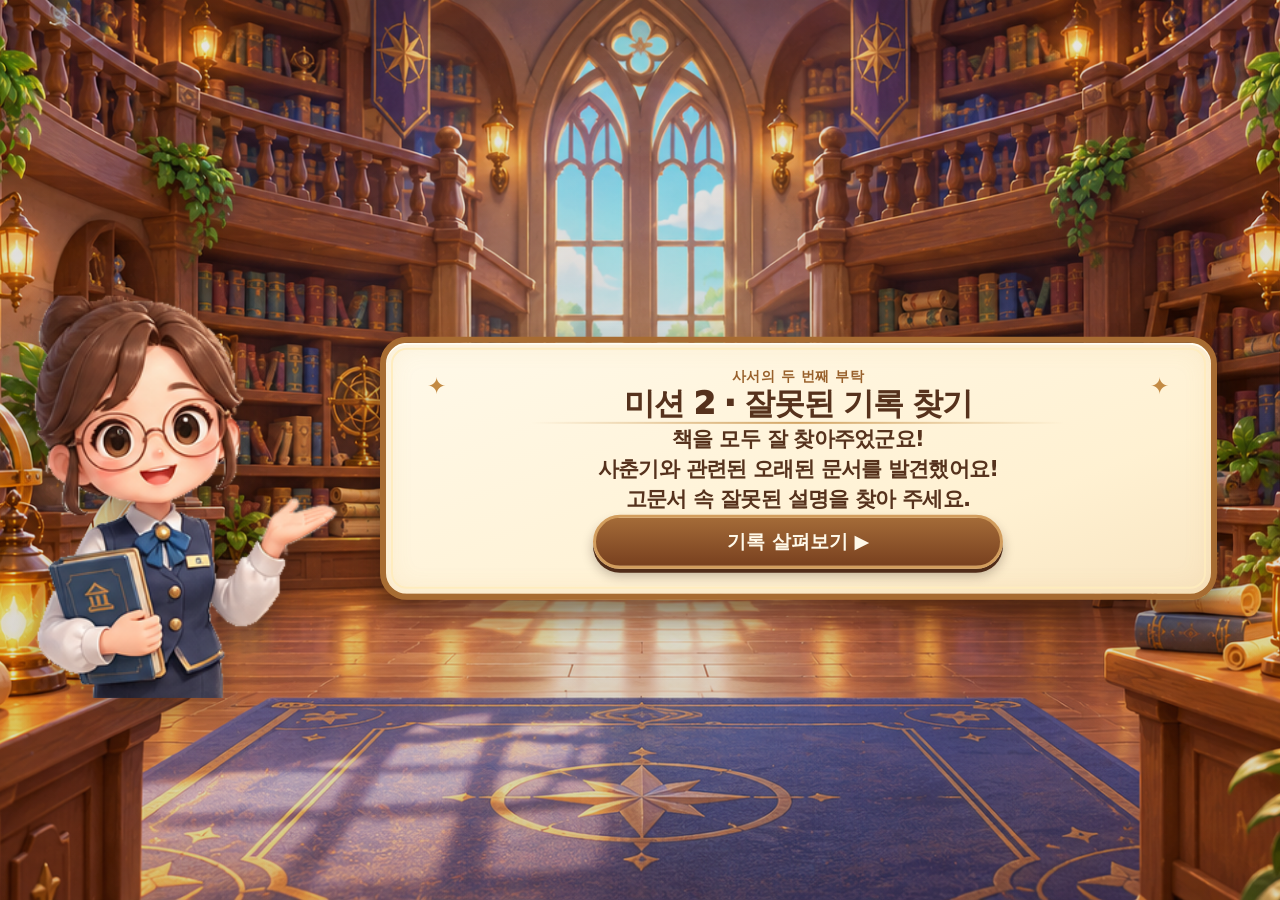
<file: zones/mission2/index.html>
<!doctype html>
<html lang="ko">
<head>
<meta charset="UTF-8">
<meta name="viewport" content="width=device-width,initial-scale=1,viewport-fit=cover">
<title>비밀기록 서고 | 미션 2 완성본</title>
<style>
  *{box-sizing:border-box}
  html,body{margin:0;width:100%;height:100%;overflow:hidden}
  body{font-family:"Apple SD Gothic Neo","Malgun Gothic",system-ui,sans-serif;background:#3c261b;color:#4d2c17}
  [hidden]{display:none !important}

  #scene{
    position:relative;width:100%;height:100svh;overflow:hidden;
    background:#4f301f url("assets/libbg.png") center center / cover no-repeat;
  }
  #scene::before{
    content:"";position:absolute;inset:0;background:linear-gradient(180deg,rgba(36,18,11,.10),rgba(28,15,10,.16));pointer-events:none;
  }

  /* 공통 사서 인트로 배치: 앞서 승인된 기준 유지 */
  .intro-layout{
    position:absolute;left:50%;top:50%;transform:translate(-50%,-46%);
    width:min(95vw,1240px);
    display:grid;grid-template-columns:minmax(0,26fr) minmax(0,74fr);
    align-items:end;column-gap:0;z-index:4;
  }
  .librarian{
    width:100%;height:auto;max-height:min(59vh,540px);object-fit:contain;
    object-position:bottom right;filter:drop-shadow(0 9px 11px rgba(38,24,16,.35));
    transform:translateX(-5%) scale(1.22);transform-origin:88% 100%;align-self:end;z-index:3;
  }
  .mission2-popup{
    position:relative;width:100%;min-height:min(51vh,500px);display:flex;align-items:center;justify-content:center;
  }
  .mission2-card{
    position:relative;width:93%;height:74%;min-height:0;
    display:flex;flex-direction:column;align-items:center;justify-content:space-evenly;
    padding:clamp(14px,2vw,29px) clamp(14px,2.4vw,33px);
    border:clamp(4px,.53vw,7px) solid #a76c32;
    outline:2px solid rgba(255,237,189,.91);outline-offset:-13px;
    border-radius:clamp(18px,2.1vw,29px);
    background:linear-gradient(160deg,#fff9e9 2%,#fff1d2 70%,#f9e5c1 100%);
    box-shadow:0 17px 28px rgba(27,12,8,.46),inset 0 2px 0 #fffdf2,inset 0 0 28px rgba(210,155,68,.13);
    color:#56321d;text-align:center;isolation:isolate;
  }
  .mission2-card::before,.mission2-card::after{content:'✦';position:absolute;top:12%;font-size:clamp(15px,1.8vw,27px);color:#c38a43}
  .mission2-card::before{left:5%}.mission2-card::after{right:5%}
  .mission2-eyebrow{color:#99612c;font-weight:900;font-size:clamp(12px,1.1vw,17px);line-height:1.2;letter-spacing:.04em}
  .mission2-title{margin:0;font-size:clamp(23px,2.45vw,34px);font-weight:1000;line-height:1.17;letter-spacing:-.04em;word-break:keep-all}
  .mission2-rule{width:70%;height:2px;background:linear-gradient(90deg,transparent,#d2a566,transparent)}
  .mission2-message{margin:0;display:flex;align-items:center;justify-content:center;font-size:clamp(17px,1.67vw,23px);font-weight:850;line-height:1.42;letter-spacing:-.035em;word-break:keep-all}
  .mission2-action{
    display:flex;align-items:center;justify-content:center;
    min-height:clamp(42px,6.0vh,64px);width:min(79%,410px);padding:6px 12px;
    border:3px solid #d29d5d;border-radius:999px;background:linear-gradient(#a46b38,#78401f);color:#fff9e9;
    font-family:inherit;font-weight:900;font-size:clamp(17px,1.5vw,22px);line-height:1.2;
    box-shadow:0 4px 0 #502c19,0 7px 12px #24120c48;cursor:pointer;touch-action:manipulation;
  }
  .mission2-action:hover{filter:brightness(1.08)}
  .mission2-action:focus-visible{outline:4px solid #765034;outline-offset:3px}
  .mission2-action:active{transform:translateY(2px);box-shadow:0 2px 0 #502c19}

  /* 퀴즈 화면 */
  #quiz-view{
    position:absolute;inset:0;display:grid;
    grid-template-rows:minmax(0,12fr) minmax(0,9fr) minmax(0,73fr) minmax(0,6fr);
    padding:max(6px,env(safe-area-inset-top)) 1.8vw max(5px,env(safe-area-inset-bottom));
    justify-items:center;align-items:center;
  }
  #instruction{
    background:linear-gradient(155deg,#fff8e4,#f9e7c0);border:3px solid #bc8546;box-shadow:0 5px 17px #0005;border-radius:18px;
    width:min(72vw,950px);max-width:calc(100% - 12px);height:clamp(62px,10vh,96px);max-height:100%;
    display:flex;flex-direction:column;justify-content:center;align-items:center;gap:4px;text-align:center;padding:3px 13px;
  }
  #instruction small{color:#8d5425;font-size:clamp(13px,1.18vw,18px);font-weight:900}
  #instruction strong{font-size:clamp(21px,2.12vw,30px);font-weight:950;word-break:keep-all;line-height:1.18}
  #quiet-gap{min-height:0;width:100%;pointer-events:none}
  .sr-only{position:absolute!important;width:1px;height:1px;padding:0;margin:-1px;overflow:hidden;clip:rect(0,0,0,0);white-space:nowrap;border:0}

  #doc-area{min-width:0;min-height:0;height:100%;width:100%;display:flex;align-items:center;justify-content:center; transform:translateY(-2.7vh)}
  #doc-frame{
    position:relative;width:max-content;height:max-content;max-width:100%;max-height:100%;line-height:0;
    filter:drop-shadow(0 9px 13px #160c0888);transform-origin:center center;
  }
  #doc-img{display:block;object-fit:contain;width:auto;height:auto;max-width:min(91vw,1160px);max-height:68svh;user-select:none;-webkit-user-drag:none}
  /* 원본 발기 고문서는 하단 조각이 잘려 있었음: 동일 승인 고문서 장식으로 미세 보완 */
  #erection-footer{position:absolute;top:95%;left:0;width:100%;height:auto;display:block;pointer-events:none;user-select:none;-webkit-user-drag:none}
  #doc-frame:not([data-doc="erection"]) #erection-footer{display:none}
  .choice{
    position:absolute;left:21%;width:68%;display:flex;align-items:center;justify-content:flex-start;
    line-height:1.16;white-space:normal;word-break:keep-all;overflow-wrap:break-word;text-align:left;
    color:#39210f;font-size:clamp(17px,1.59vw,23px);font-weight:1000;padding:0 1.4%;margin:0;background:transparent;overflow:hidden;
    text-shadow:0 1px 0 #fff1d1;border-radius:12px;cursor:pointer;transition:transform .12s, background-color .16s, box-shadow .16s, opacity .22s, filter .22s;
  }
  .choice:hover,.choice:focus-visible{background:rgba(255,250,232,.25);box-shadow:0 0 0 2px rgba(255,239,190,.9) inset;outline:0}
  .choice.disabled{pointer-events:none}
  .choice.wrong{animation:wrongShake .32s ease; background:rgba(190,45,32,.08); box-shadow:0 0 0 2px rgba(176,52,33,.22) inset}
  .choice.correct{background:rgba(255,243,205,.32); box-shadow:0 0 0 2px rgba(186,74,48,.55) inset; color:#8d2819}
  @keyframes wrongShake{0%,100%{transform:translateX(0)}20%{transform:translateX(-8px)}40%{transform:translateX(7px)}60%{transform:translateX(-5px)}80%{transform:translateX(3px)}}

  #doc-frame[data-doc="erection"] .choice:nth-of-type(1){top:47%;height:14.9%}
  #doc-frame[data-doc="erection"] .choice:nth-of-type(2){top:64.3%;height:14.9%}
  #doc-frame[data-doc="erection"] .choice:nth-of-type(3){top:81.8%;height:14.9%}
  #doc-frame[data-doc="ejaculation"] .choice:nth-of-type(1),
  #doc-frame[data-doc="wetdream"] .choice:nth-of-type(1){top:42.4%;height:13.8%}
  #doc-frame[data-doc="ejaculation"] .choice:nth-of-type(2),
  #doc-frame[data-doc="wetdream"] .choice:nth-of-type(2){top:58%;height:13.8%}
  #doc-frame[data-doc="ejaculation"] .choice:nth-of-type(3),
  #doc-frame[data-doc="wetdream"] .choice:nth-of-type(3){top:73.8%;height:14.5%}
  #doc-frame[data-doc="ejaculation"] .choice,
  #doc-frame[data-doc="wetdream"] .choice{font-size:clamp(16px,1.48vw,21px)}


  /* 선택한 정답의 글자만 왼쪽부터 위로 증발. 고문서/다른 선택지는 그대로 유지. */
  .choice.erasing-ink{color:transparent!important;text-shadow:none!important;pointer-events:none}
  .ink-layer{position:absolute;inset:0;pointer-events:none;overflow:visible;z-index:4}
  .ink-glyph{
    position:absolute;white-space:pre;display:block;pointer-events:none;
    font:inherit;line-height:1.16;color:#963421;
    text-shadow:0 1px 0 #fff2d9;opacity:1;will-change:opacity,transform,filter;
    animation:inkRise .58s cubic-bezier(.17,.6,.33,1) both;
  }
  @keyframes inkRise{
    0%{opacity:1;transform:translate3d(0,0,0) scale(1);filter:blur(0)}
    25%{opacity:.92;transform:translate3d(1px,-6px,0) scale(.99);filter:blur(.2px)}
    100%{opacity:0;transform:translate3d(8px,-34px,0) scale(.72);filter:blur(4px)}
  }
  #doc-frame.doc-exit{opacity:0;transform:translateY(-14px) scale(.97);filter:blur(3px);transition:opacity .43s ease,transform .43s ease,filter .43s ease;pointer-events:none}
  @media(prefers-reduced-motion:reduce){.ink-glyph{animation-duration:.08s!important;animation-delay:0ms!important}#doc-frame.doc-exit{transition-duration:.10s!important}}

  #footer-hint{color:#fff2d6;font-weight:800;text-shadow:0 2px 4px #2e1916;font-size:clamp(12px,1.1vw,15px);align-self:start}

  /* 정답 팝업/완료 팝업 */
  #overlay{position:absolute;inset:0;background:rgba(27,15,10,.36);display:flex;align-items:center;justify-content:center;z-index:20;padding:20px}
  .overlay-card{
    width:min(90vw,560px);border:4px solid #a76c32;border-radius:26px;background:linear-gradient(160deg,#fff9e9 2%,#fff1d2 70%,#f9e5c1 100%);
    box-shadow:0 18px 34px rgba(27,12,8,.52), inset 0 2px 0 #fffdf2; color:#56321d;text-align:center;padding:26px 24px 22px;
  }
  .overlay-badge{display:inline-block;padding:7px 15px;border-radius:999px;background:#e3c492;color:#70431d;font-weight:900;font-size:clamp(12px,1vw,15px);margin-bottom:10px}
  .overlay-title{margin:0 0 12px;font-size:clamp(24px,2.2vw,34px);font-weight:1000;line-height:1.2}
  .overlay-copy{margin:0 0 18px;font-size:clamp(16px,1.4vw,21px);font-weight:850;line-height:1.45;word-break:keep-all}
  .overlay-actions{display:flex;align-items:center;justify-content:center;gap:12px;flex-wrap:wrap}
  .overlay-actions button{
    min-width:180px;min-height:46px;padding:8px 16px;border:3px solid #d29d5d;border-radius:999px;background:linear-gradient(#a46b38,#78401f);color:#fff9e9;
    font-family:inherit;font-weight:900;font-size:clamp(15px,1.25vw,19px);cursor:pointer;box-shadow:0 4px 0 #502c19,0 7px 12px #24120c48;
  }
  .overlay-actions button.secondary{background:linear-gradient(#8e7460,#5b4637);border-color:#d6c19e}
  .overlay-actions button:active{transform:translateY(2px);box-shadow:0 2px 0 #502c19}

  /* 미션2를 마친 뒤에만 보여 주는 기존 2구역 열쇠 보상 그림. */
  #key-reward{
    position:absolute;inset:0;z-index:25;
    display:flex;align-items:center;justify-content:center;
    padding:max(10px,env(safe-area-inset-top)) max(10px,env(safe-area-inset-right))
            max(10px,env(safe-area-inset-bottom)) max(10px,env(safe-area-inset-left));
    background:rgba(28,13,10,.36);
  }
  .key-art-frame{position:relative;width:min(94vw,610px,calc(90dvh * 664 / 853));max-height:90dvh;height:auto;aspect-ratio:664/853;filter:drop-shadow(0 16px 22px rgba(31,13,8,.5));flex-shrink:0}
  .key-art-frame>img{width:100%;height:100%;display:block;object-fit:contain}
  #return-to-map{
    position:absolute;left:23%;top:83.6%;width:54%;height:9.6%;
    border:0;background:transparent;border-radius:999px;cursor:pointer;
    touch-action:manipulation;
  }
  #return-to-map:focus-visible{outline:4px solid #fff7ad;outline-offset:2px}
  #map-note{position:absolute;left:50%;bottom:3%;transform:translateX(-50%);width:min(90vw,520px);
    z-index:3;padding:10px;border:2px solid #a96a2f;border-radius:12px;
    background:#fff6de;color:#56341b;text-align:center;font-weight:850;line-height:1.4;
    box-shadow:0 4px 12px #20110866}

  @media(max-aspect-ratio:1.22){
    .intro-layout{width:99vw;transform:translate(-50%,-50%);grid-template-columns:minmax(0,23fr) minmax(0,77fr)}
    .librarian{transform:translateX(-1%) scale(1.15)}
    .mission2-card{height:78%;padding:9px 11px}
    .mission2-title{font-size:clamp(16px,2.3vw,26px)}
    .mission2-message{font-size:clamp(12px,1.8vw,18px)}
    #instruction{width:86vw}
  }
  @media(max-height:720px){
    #instruction{height:clamp(54px,10vh,80px)}
    #instruction small{font-size:clamp(11px,1.05vw,15px)}
    #instruction strong{font-size:clamp(18px,1.82vw,25px)}
    #doc-img{max-height:70svh}
    .choice{font-size:clamp(15px,1.42vw,20px)}
    #doc-frame[data-doc="ejaculation"] .choice,
    #doc-frame[data-doc="wetdream"] .choice{font-size:clamp(14px,1.35vw,19px)}
  }
  @media(prefers-reduced-motion:reduce){
    .choice,.mission2-action,#doc-img{transition:none !important;animation:none !important}
  }
</style>
</head>
<body>
<main id="scene">
  <section class="intro-layout" id="mission2-intro" aria-label="사서의 미션 2 안내">
    <img class="librarian" src="assets/clerk.png" alt="비밀기록 서고 사서">
    <div class="mission2-popup">
      <section class="mission2-card" aria-labelledby="mission2-title">
        <div class="mission2-eyebrow">사서의 두 번째 부탁</div>
        <h2 class="mission2-title" id="mission2-title">미션 2 · 잘못된 기록 찾기</h2>
        <div class="mission2-rule" aria-hidden="true"></div>
        <p class="mission2-message">책을 모두 잘 찾아주었군요!<br>사춘기와 관련된 오래된 문서를 발견했어요!<br>고문서 속 잘못된 설명을 찾아 주세요.</p>
        <button type="button" class="mission2-action" id="start-mission2">기록 살펴보기 ▶</button>
      </section>
    </div>
  </section>

  <section id="quiz-view" aria-label="미션 2 잘못된 기록 찾기" hidden>
    <header id="instruction">
      <small id="step-text">미션 2 · 잘못된 기록 찾기 1 / 3</small>
      <strong id="header-text">고문서 속 잘못된 설명을 하나 찾아주세요!</strong>
    </header>
    <div id="quiet-gap" aria-hidden="true"></div>
    <p id="sr-feedback" class="sr-only" role="status" aria-live="polite"></p>
    <div id="doc-area">
      <div id="doc-frame" data-doc="erection">
        <img id="doc-img" src="assets/p_erec.png" alt="발기 고문서">
        <img id="erection-footer" src="assets/p_foot.png" alt="" aria-hidden="true">
      </div>
    </div>
    <div id="footer-hint" aria-hidden="true"></div>
  </section>

  <section id="key-reward" aria-label="미션 2 완료, 두 번째 성장의 열쇠" hidden>
    <div class="key-art-frame">
      <img src="assets/key2.webp" alt="비밀기록 서고 탐험 완료, 두 번째 성장의 열쇠 보상창">
      <button id="return-to-map" type="button" aria-label="마을지도로 돌아가기"></button>
    </div>
    <div id="map-note" role="status" hidden>이 창을 2구역 통합 화면에서 열면 마을지도로 돌아갈 수 있어요.</div>
  </section>

  <div id="overlay" hidden>
    <div class="overlay-card">
      <div class="overlay-badge" id="overlay-badge">정답 확인</div>
      <h2 class="overlay-title" id="overlay-title">정답이에요!</h2>
      <p class="overlay-copy" id="overlay-copy">잘못된 기록을 찾아냈어요.</p>
      <div class="overlay-actions" id="overlay-actions">
        <button id="overlay-primary" type="button">다음 고문서 보기 ▶</button>

      </div>
    </div>
  </div>
</main>

<script>
const docs = [
  {
    key:'erection',
    title:'발기',
    image:'assets/p_erec.png',
    alt:'발기 고문서',
    lines:[
      '음경에 혈액이 몰리면서 커지고 단단해지는 현상이다.',
      '사춘기에 나타날 수 있는 자연스러운 신체 변화이다.',
      '발기는 잠을 잘 때에만 나타나는 변화이다.'
    ],
    wrongIndex:2,
    correction:'발기는 잠을 잘 때에만 나타나는 것이 아니에요. 깨어 있을 때에도 자연스럽게 나타날 수 있어요.'
  },
  {
    key:'ejaculation',
    title:'사정',
    image:'assets/p_ejac.png',
    alt:'사정 고문서',
    lines:[
      '음경이 커지고 단단해지는 현상이다.',
      '정액이 몸 밖으로 나오는 현상이다.',
      '사춘기 이후 나타날 수 있는 자연스러운 변화이다.'
    ],
    wrongIndex:0,
    correction:'음경이 커지고 단단해지는 것은 발기에 대한 설명이에요. 사정은 정액이 몸 밖으로 나오는 현상이에요.'
  },
  {
    key:'wetdream',
    title:'몽정',
    image:'assets/p_wet.png',
    alt:'몽정 고문서',
    lines:[
      '주로 잠을 자는 동안 자신도 모르게 정액이 나오는 현상이다.',
      '몽정은 몸에 이상이 있다는 뜻이다.',
      '사춘기에 나타날 수 있는 자연스러운 변화이다.'
    ],
    wrongIndex:1,
    correction:'몽정은 몸에 이상이 있다는 뜻이 아니에요. 사춘기에 나타날 수 있는 자연스러운 신체 변화예요.'
  }
];

let current = 0;
let locked = false;
let pendingAction = null;

const intro = document.getElementById('mission2-intro');
const quiz = document.getElementById('quiz-view');
const stepText = document.getElementById('step-text');
const headerText = document.getElementById('header-text');
const srFeedback = document.getElementById('sr-feedback');
const docFrame = document.getElementById('doc-frame');
const docImg = document.getElementById('doc-img');
const overlay = document.getElementById('overlay');
const overlayBadge = document.getElementById('overlay-badge');
const overlayTitle = document.getElementById('overlay-title');
const overlayCopy = document.getElementById('overlay-copy');
const overlayPrimary = document.getElementById('overlay-primary');

function announce(message){srFeedback.textContent=message;}

function clearChoices(){
  docFrame.querySelectorAll('.choice').forEach(el => el.remove());
}

function renderDoc(index){
  const doc = docs[index];
  current = index;
  locked = false;
  clearChoices();
  docFrame.classList.remove('doc-exit');
  docFrame.dataset.doc = doc.key;
  docImg.src = doc.image;
  docImg.alt = doc.alt;
  stepText.textContent = `미션 2 · 잘못된 기록 찾기 ${index + 1} / ${docs.length}`;
  headerText.textContent = '고문서 속 잘못된 설명을 하나 찾아주세요!';
  announce(`“${doc.title}” 고문서를 읽고 잘못된 설명 하나를 눌러 보세요.`);

  doc.lines.forEach((text, i) => {
    const btn = document.createElement('button');
    btn.type = 'button';
    btn.className = 'choice';
    btn.textContent = text;
    btn.setAttribute('aria-label', `${i+1}번 선택지`);
    btn.dataset.index = i;
    btn.addEventListener('click', () => onChoiceClick(i, btn));
    docFrame.appendChild(btn);
  });
}

function disableChoices(){
  docFrame.querySelectorAll('.choice').forEach(el => el.classList.add('disabled'));
}

function onChoiceClick(index, el){
  if(locked) return;
  const doc = docs[current];
  if(index !== doc.wrongIndex){
    el.classList.remove('wrong');
    void el.offsetWidth;
    el.classList.add('wrong');
    announce('아직 잘못된 기록을 찾지 못했어요. 다시 읽어 보세요.');
    return;
  }
  locked = true;
  disableChoices();
  el.classList.add('correct');
  announce('정답이에요! 잘못된 기록을 찾았어요.');
  playEvaporateSequence(el);
}

function playEvaporateSequence(selectedButton){
  // 선택지의 실제 글자 범위 좌표를 측정하므로 승인된 문장 위치/줄바꿈이 그대로 유지됩니다.
  // 다른 두 선택지와 고문서 이미지는 이 단계에서 절대 숨기지 않습니다.
  const textNode = Array.from(selectedButton.childNodes).find(n => n.nodeType === Node.TEXT_NODE);
  const raw = textNode?.textContent || '';
  const buttonRect = selectedButton.getBoundingClientRect();
  const glyphLayer = document.createElement('span');
  glyphLayer.className='ink-layer';
  glyphLayer.setAttribute('aria-hidden','true');
  const glyphs=[];
  let offset=0;
  for(const character of Array.from(raw)){
    const start=offset;
    offset+=character.length;
    if(!character.trim())continue;
    const range=document.createRange();
    range.setStart(textNode,start);
    range.setEnd(textNode,offset);
    const rect=range.getBoundingClientRect();
    if(rect.width<=0 || rect.height<=0)continue;
    const glyph=document.createElement('span');
    glyph.className='ink-glyph';
    glyph.textContent=character;
    glyph.style.left=(rect.left-buttonRect.left)+'px';
    glyph.style.top=(rect.top-buttonRect.top)+'px';
    glyph.style.fontSize=getComputedStyle(selectedButton).fontSize;
    glyph.style.fontWeight=getComputedStyle(selectedButton).fontWeight;
    glyph.style.fontFamily=getComputedStyle(selectedButton).fontFamily;
    glyph.style.letterSpacing=getComputedStyle(selectedButton).letterSpacing;
    glyphLayer.appendChild(glyph);
    glyphs.push({glyph,x:rect.left-buttonRect.left,y:rect.top-buttonRect.top});
  }
  // 화면 왼쪽 글자부터 흐려지며 위로 솟아오릅니다. 두 줄이어도 왼쪽을 우선합니다.
  glyphs.sort((a,b)=>a.x-b.x || a.y-b.y);
  const reduce=window.matchMedia('(prefers-reduced-motion: reduce)').matches;
  const delayStep=reduce?0:43;
  glyphs.forEach((item,i)=>{item.glyph.style.animationDelay=(i*delayStep)+'ms';});
  selectedButton.appendChild(glyphLayer);
  selectedButton.classList.add('erasing-ink');
  const timeForInk=reduce?150:Math.max(560,glyphs.length*delayStep+660);
  window.setTimeout(()=>{
    // 정답 글자가 전부 사라진 뒤에만 고문서 + 나머지 선택지 전체를 함께 퇴장
    docFrame.classList.add('doc-exit');
    window.setTimeout(showCorrectPopup,reduce?140:480);
  },timeForInk);
}

function showCorrectPopup(){
  const isLast = current === docs.length - 1;
  overlay.hidden = false;
  // 세 번째 정답도 반드시 해당 고문서의 해설을 먼저 보여 줍니다.
  overlayBadge.textContent = isLast ? '정답 확인 · 3 / 3' : '정답 확인';
  overlayTitle.textContent = '잘못된 설명을 찾았어요!';
  overlayCopy.textContent = docs[current].correction;
  overlayPrimary.textContent = isLast ? '미션 완료 ▶' : '다음 고문서 보기 ▶';
  pendingAction = isLast ? 'reward' : 'next';
}

function hideOverlay(){ overlay.hidden = true; }

overlayPrimary.addEventListener('click', () => {
  if(pendingAction === 'next'){
    hideOverlay();
    renderDoc(current + 1);
  }else if(pendingAction === 'reward'){
    hideOverlay();
    quiz.hidden = true;
    document.getElementById('key-reward').hidden = false;
  }
});

// 마을 지도의 실제 경로가 있는 통합 배포에서만 지도 이동.
// 단독 검수에서는 잘못된 경로로 이동하지 않도록 안내만 표시합니다.
document.getElementById('return-to-map').addEventListener('click',()=>{
  if(window.parent!==window){
    window.parent.postMessage({type:'puberty-zone2-return'},'*');
  }else{
    document.getElementById('map-note').hidden=false;
  }
});

document.getElementById('start-mission2').addEventListener('click', () => {
  intro.hidden = true;
  quiz.hidden = false;
  renderDoc(0);
});

// direct preview support
if(new URLSearchParams(location.search).get('start') === 'quiz'){
  intro.hidden = true;
  quiz.hidden = false;
  renderDoc(0);
}
</script>
</body>
</html>
</file>
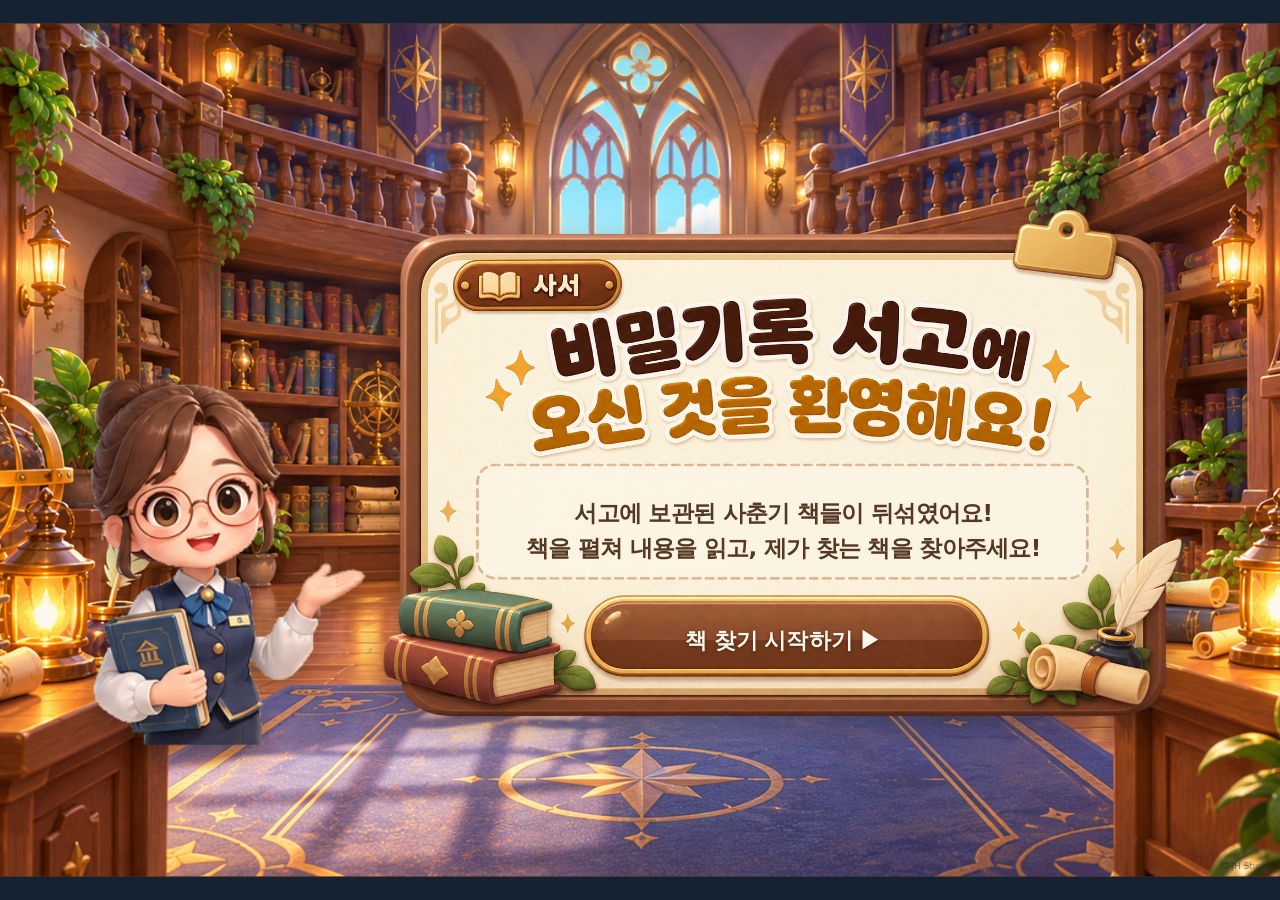
<file: zones/zone2.html>
<!doctype html>
<html lang="ko">
<head>
<meta charset="UTF-8">
<meta name="viewport" content="width=device-width, initial-scale=1, viewport-fit=cover">
<title>사춘기 탐험마을 | 2구역 비밀기록 서고</title>
<style>
  html,body{width:100%;height:100%;margin:0;overflow:hidden;}
  body{background:#142231;font-family:"Apple SD Gothic Neo","Malgun Gothic",system-ui,sans-serif;}
  #zone2-frame{
    position:fixed;top:50%;left:50%;width:1440px;height:960px;
    border:0;background:#503021;display:block;
    transform-origin:center center;
  }
</style>
</head>
<body>
<iframe id="zone2-frame" title="비밀기록 서고 미션 1과 미션 2" loading="eager" allowfullscreen></iframe>
<script>
(function(){
  // Match the reference 3:2 game view used by the other three zones.
  // The original approved scene keeps its own 1440x960 viewport, so all
  // illustration, text, popup and touch target coordinates scale together.
  const frame=document.getElementById('zone2-frame');
  const BASE_WIDTH=1440;
  const BASE_HEIGHT=960;
  function fit(){
    // Use the visible browser area, including when the address bar is expanded.
    const viewport=window.visualViewport;
    const width=Math.max(1,viewport?.width||document.documentElement.clientWidth||window.innerWidth);
    const height=Math.max(1,viewport?.height||document.documentElement.clientHeight||window.innerHeight);
    const offsetX=viewport?.offsetLeft||0;
    const offsetY=viewport?.offsetTop||0;
    const scale=Math.min(width/BASE_WIDTH,height/BASE_HEIGHT);
    frame.style.left=(offsetX+width/2)+'px';
    frame.style.top=(offsetY+height/2)+'px';
    frame.style.transform='translate(-50%, -50%) scale('+scale+')';
  }
  const params=location.search||'';
  // Place the subtle copyright mark inside the scaled 1440×960 game frame.
  // This avoids anchoring the mark to the outer browser viewport.
  frame.addEventListener('load',()=>{
    try{
      const doc=frame.contentDocument;
      if(!doc || !doc.body || doc.getElementById('jh-brand-game'))return;
      const mark=doc.createElement('span');
      mark.id='jh-brand-game';
      mark.textContent='© JH Studio';
      Object.assign(mark.style,{
        position:'fixed',right:'9px',bottom:'7px',
        zIndex:'9998',pointerEvents:'none',userSelect:'none',
        color:'rgba(40,40,70,.55)',
        font:'10px system-ui, sans-serif'
      });
      doc.body.appendChild(mark);
    }catch(_err){ /* same-origin content normally allows this; never break the game */ }
  });
  frame.src='zone2_game.html'+params;
  window.addEventListener('resize',fit,{passive:true});
  window.addEventListener('orientationchange',fit,{passive:true});
  if(window.visualViewport) window.visualViewport.addEventListener('resize',fit,{passive:true});
  if(window.visualViewport) window.visualViewport.addEventListener('scroll',fit,{passive:true});
  fit();
})();
</script>
</body>
</html>
</file>
